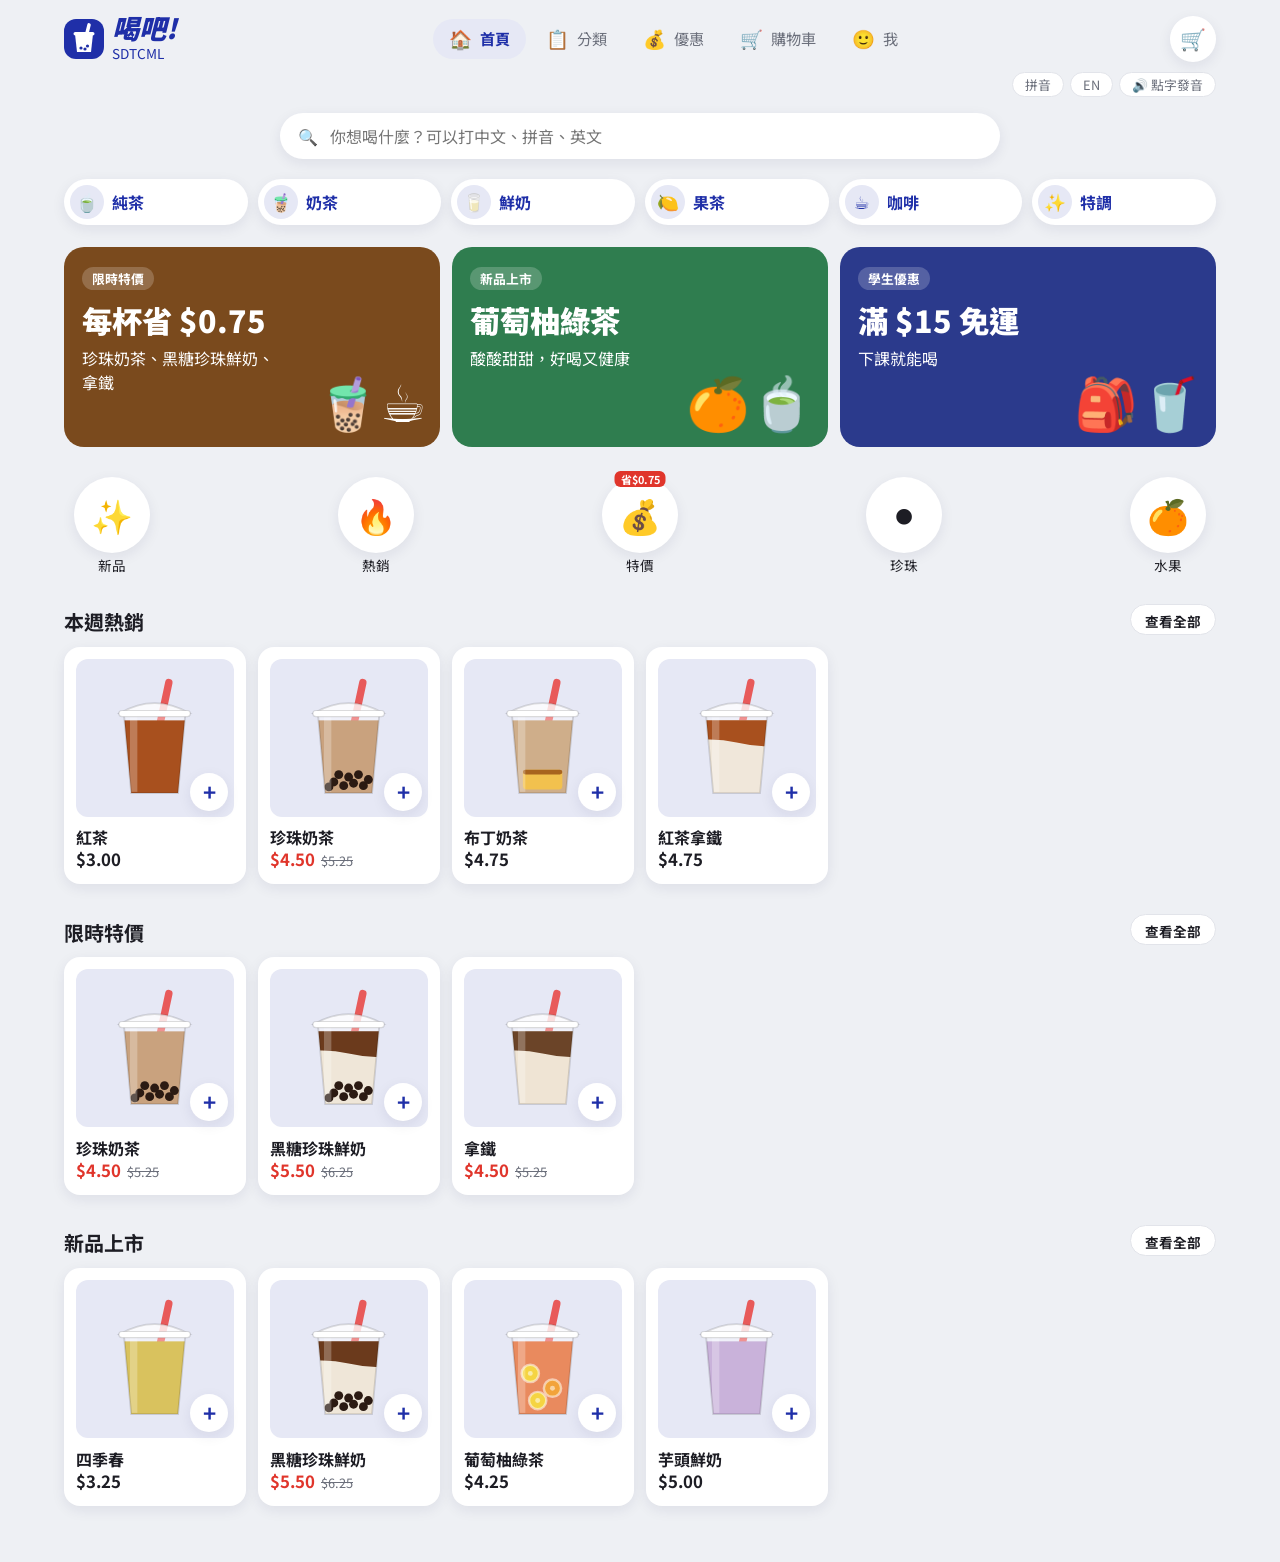
<file: drink-shop/index.html>
<!DOCTYPE html>
<html lang="zh-Hant">
<head>
<meta charset="utf-8">
<meta name="viewport" content="width=device-width, initial-scale=1">
<title>喝吧! 飲料店</title>
<link rel="preconnect" href="https://fonts.googleapis.com">
<link href="https://fonts.googleapis.com/css2?family=Noto+Sans+TC:wght@400;500;700;900&display=swap" rel="stylesheet">
<link rel="stylesheet" href="style.css">
</head>
<body>
<div class="app">

  <header class="head">
    <!-- ① 頂部：Logo、購物車 -->
    <div class="topbar">
      <a class="brand" href="#/">
        <svg class="mark" viewBox="0 0 40 40" aria-hidden="true">
          <rect width="40" height="40" rx="12" fill="var(--brand)"/>
          <rect x="22" y="4" width="3.5" height="14" rx="1.75" transform="rotate(14 24 11)" fill="#fff"/>
          <path d="M11 15 H29 L27 33 H13 Z" fill="#fff"/>
          <rect x="9.5" y="13" width="21" height="3.5" rx="1.75" fill="#fff"/>
          <circle cx="17" cy="29" r="1.6" fill="var(--brand)"/><circle cx="21" cy="30" r="1.6" fill="var(--brand)"/><circle cx="23.5" cy="27" r="1.6" fill="var(--brand)"/>
        </svg>
        <span><span class="logo" id="shopName"></span><span class="slogan" id="shopSlogan"></span></span>
      </a>
      <!-- ③ 導覽列：手機在底部，電腦在上方 -->
      <nav class="tabbar" id="tabbar"></nav>
      <a class="cart-btn" href="#/cart" aria-label="購物車">🛒<span class="badge" id="cartCount" hidden></span></a>
    </div>
    <!-- 學習工具：拼音、英文、點字發音 -->
    <div class="learnbar">
      <button data-learn="py">拼音</button>
      <button data-learn="en">EN</button>
      <button data-learn="speak">🔊 點字發音</button>
    </div>
  </header>

  <!-- ② 頁面內容：依網址 #/... 切換 -->
  <main id="view"></main>

  <div class="toast" id="toast"></div>
</div>

<script src="data.js"></script>
<script src="common.js"></script>
<script src="app.js"></script>
</body>
</html>
</file>
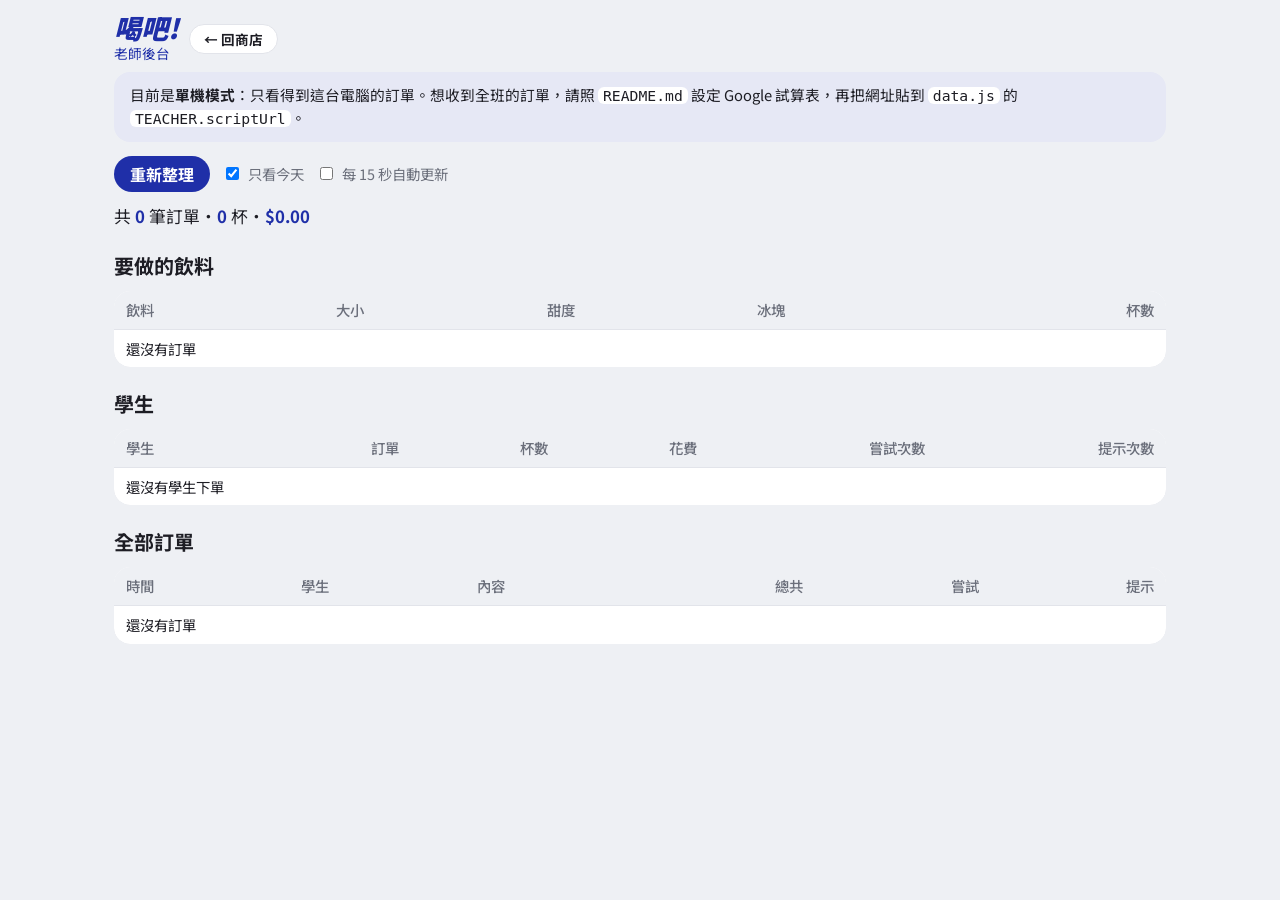
<file: drink-shop/teacher.html>
<!DOCTYPE html>
<html lang="zh-Hant">
<head>
<meta charset="utf-8">
<meta name="viewport" content="width=device-width, initial-scale=1">
<title>老師後台</title>
<link rel="preconnect" href="https://fonts.googleapis.com">
<link href="https://fonts.googleapis.com/css2?family=Noto+Sans+TC:wght@400;500;700;900&display=swap" rel="stylesheet">
<link rel="stylesheet" href="style.css">
</head>
<body class="teacher">
<div class="app">
  <header class="head">
    <div class="topbar">
      <div class="brand"><span><span class="logo" id="shopName"></span><span class="slogan">老師後台</span></span></div>
      <a class="more" href="index.html">← 回商店</a>
    </div>
  </header>

  <main>
    <div class="info-box" id="mode"></div>

    <div class="toolbar">
      <span id="keyBox"><input type="password" id="key" placeholder="老師密碼" autocomplete="current-password"></span>
      <button class="btn" id="refresh">重新整理</button>
      <label><input type="checkbox" id="today" checked> 只看今天</label>
      <label><input type="checkbox" id="auto"> 每 15 秒自動更新</label>
    </div>

    <p class="totals" id="totals"></p>

    <div class="sec-head"><h2>要做的飲料</h2></div>
    <div class="table-wrap"><table id="drinks"></table></div>

    <div class="sec-head"><h2>學生</h2></div>
    <div class="table-wrap"><table id="students"></table></div>

    <div class="sec-head"><h2>全部訂單</h2></div>
    <div class="table-wrap"><table id="orders"></table></div>
  </main>
</div>

<script src="data.js"></script>
<script src="common.js"></script>
<script src="teacher.js"></script>
</body>
</html>
</file>
<file: drink-shop/style.css>
/* 主題顏色 --theme 由 data.js 的 SHOP.color 或「我」頁面設定，其他顏色自動算出來 */
:root{
  --theme:#1f2fa8;
  --bg:#eef0f4; --card:#ffffff; --ink:#1d1d24; --muted:#6b6f7b; --line:#e2e4ea;
  --brand:var(--theme); --on-brand:#fff;
  --brand-soft:color-mix(in srgb, var(--theme) 11%, #fff);
  --sale:#e0352b; --ok:#2f7d4f; --ok-soft:#dcefe2; --bad:#c0392b; --bad-soft:#f8dcd8; --warn:#9a6a00;
  --straw:#e85a5a;
  --shadow:0 4px 14px rgba(20,30,80,.08);
}
@media (prefers-color-scheme: dark){ :root:not([data-theme="light"]){
  --bg:#15161b; --card:#22242c; --ink:#ecedf2; --muted:#9a9eab; --line:#33363f;
  --brand:color-mix(in srgb, var(--theme) 50%, #fff); --on-brand:#15161b;
  --brand-soft:color-mix(in srgb, var(--theme) 30%, #15161b);
  --sale:#ff6b60; --ok:#6cc68f; --ok-soft:#1f3527; --bad:#f08070; --bad-soft:#3d2320; --warn:#e2b34a;
  --shadow:0 4px 14px rgba(0,0,0,.35);
}}
:root[data-theme="dark"]{
  --bg:#15161b; --card:#22242c; --ink:#ecedf2; --muted:#9a9eab; --line:#33363f;
  --brand:color-mix(in srgb, var(--theme) 50%, #fff); --on-brand:#15161b;
  --brand-soft:color-mix(in srgb, var(--theme) 30%, #15161b);
  --sale:#ff6b60; --ok:#6cc68f; --ok-soft:#1f3527; --bad:#f08070; --bad-soft:#3d2320; --warn:#e2b34a;
  --shadow:0 4px 14px rgba(0,0,0,.35);
}
*{box-sizing:border-box}
body{margin:0;background:var(--bg);color:var(--ink);font-family:"Noto Sans TC",system-ui,sans-serif;line-height:1.5}
a{color:inherit;text-decoration:none}
button,input{font:inherit;color:inherit}
button{cursor:pointer}

/* 外框：手機全寬，電腦最寬 1200px 置中（下面有電腦版的 @media） */
.app{max-width:1200px;margin:0 auto;min-height:100vh;padding-bottom:104px;position:relative}

/* ① 頂部 */
.head{position:sticky;top:0;z-index:10;background:var(--bg);padding:12px 16px 8px}
.topbar{display:flex;align-items:center;gap:10px}
.brand{flex:1;min-width:0;display:flex;align-items:center;gap:8px}
.brand .mark{width:40px;height:40px;flex:none}
.logo{display:block;font-size:1.7rem;font-weight:900;font-style:italic;color:var(--brand);line-height:1}
.slogan{display:block;font-size:.85rem;color:var(--brand);margin-top:2px}
.cart-btn{position:relative;width:46px;height:46px;flex:none;border-radius:50%;background:var(--card);box-shadow:var(--shadow);display:grid;place-items:center;font-size:1.3rem}
.badge[hidden]{display:none}
.badge{position:absolute;top:-4px;right:-4px;background:var(--sale);color:#fff;font-size:.7rem;font-weight:700;min-width:20px;height:20px;border-radius:10px;display:grid;place-items:center;padding:0 5px}

/* 學習工具列 */
.learnbar{display:flex;justify-content:flex-end;gap:6px;margin-top:8px}
.learnbar button{border:1px solid var(--line);background:var(--card);border-radius:999px;padding:2px 12px;font-size:.8rem;color:var(--muted)}
.learnbar button.on{background:var(--brand);border-color:var(--brand);color:var(--on-brand);font-weight:700}

/* 中文 + 拼音 + 英文（.t） */
.t{display:inline-flex;flex-direction:column;line-height:1.25;vertical-align:middle}
.t small{display:none;font-size:.68em;font-weight:500;opacity:.75}
.t .py{font-family:system-ui,-apple-system,"Segoe UI",Roboto,sans-serif}
.show-py .t .py, .show-en .t .en{display:block}
.speak .t .zh{text-decoration:underline dotted;text-underline-offset:3px;cursor:pointer}

main{padding:0 16px}

/* 搜尋 */
.search{display:flex;align-items:center;gap:10px;background:var(--card);border-radius:999px;box-shadow:var(--shadow);padding:10px 18px;margin:4px 0 14px}
.search input{flex:1;border:0;outline:0;background:none;font-size:1rem;min-width:0}

/* 分類膠囊：兩排、可左右滑 */
.chips{display:grid;grid-auto-flow:column;grid-template-rows:repeat(2,auto);gap:10px;overflow-x:auto;margin:0 -16px;padding:2px 16px 8px;scrollbar-width:none}
.chips::-webkit-scrollbar{display:none}
.chip{display:flex;align-items:center;gap:8px;background:var(--card);border-radius:999px;box-shadow:var(--shadow);padding:6px 16px 6px 6px;white-space:nowrap;font-weight:700;color:var(--brand)}
.chip i{font-style:normal;width:34px;height:34px;flex:none;border-radius:50%;background:var(--brand-soft);display:grid;place-items:center;font-size:1.1rem}

/* 輪播廣告 */
.banners{display:flex;gap:12px;overflow-x:auto;scroll-snap-type:x mandatory;margin:10px -16px 0;padding:4px 16px 8px;scrollbar-width:none}
.banners::-webkit-scrollbar{display:none}
.banner{flex:0 0 88%;scroll-snap-align:center;border-radius:20px;color:#fff;padding:18px;min-height:170px;position:relative;overflow:hidden}
.banner .tag{display:inline-block;background:rgba(255,255,255,.2);border-radius:999px;padding:2px 10px;font-size:.8rem;font-weight:700}
.banner .big{font-size:1.9rem;font-weight:900;margin:8px 0 2px}
.banner .emo{position:absolute;right:14px;bottom:8px;font-size:3.2rem}
.banner .sub{max-width:62%;word-break:keep-all}
.dots{display:flex;justify-content:center;gap:6px;margin-top:2px}
.dots b{width:6px;height:6px;border-radius:3px;background:var(--line)}
.dots b.on{width:16px;background:var(--brand)}

/* 圓形快捷入口 */
.shortcuts{display:flex;gap:14px;overflow-x:auto;margin:14px -16px 0;padding:8px 16px;scrollbar-width:none}
.shortcuts::-webkit-scrollbar{display:none}
.sc{flex:none;width:72px;display:flex;flex-direction:column;align-items:center;text-align:center;font-size:.85rem;position:relative}
.sc .t{align-items:center}
.sc i{font-style:normal;width:64px;height:64px;margin-bottom:4px;border-radius:50%;background:var(--card);box-shadow:var(--shadow);display:grid;place-items:center;font-size:1.8rem}
.sc em{position:absolute;top:-6px;left:50%;transform:translateX(-50%);background:var(--sale);color:#fff;font-style:normal;font-size:.68rem;font-weight:700;border-radius:6px;padding:0 6px;white-space:nowrap}

/* 商品區塊 */
.sec-head{display:flex;align-items:center;justify-content:space-between;gap:10px;margin:22px 0 10px}
.sec-head h2{font-size:1.25rem;margin:0}
.more{border:1px solid var(--line);background:var(--card);border-radius:999px;padding:4px 14px;font-size:.85rem;font-weight:700;text-align:center}
.row{display:flex;gap:12px;overflow-x:auto;margin:0 -16px;padding:2px 16px 8px;scrollbar-width:none}
.row::-webkit-scrollbar{display:none}
.row .card{flex:0 0 136px}
.grid{display:grid;grid-template-columns:repeat(2,1fr);gap:12px}

.card{background:var(--card);border-radius:16px;box-shadow:var(--shadow);padding:10px;display:flex;flex-direction:column}
.pic{position:relative;border-radius:12px;background:var(--brand-soft);display:grid;place-items:center;overflow:hidden}
.pic .cup{width:78%;height:auto}
.pic img{width:100%;height:100%;object-fit:cover}
.card .pic{aspect-ratio:1;overflow:visible}
.card .nm{font-weight:700;margin-top:6px;font-size:.95rem}
.price{display:flex;align-items:baseline;gap:6px}
.price b{font-size:1.05rem}
.price s{color:var(--muted);font-size:.8rem}
.price.sale b{color:var(--sale)}
.add{position:absolute;right:6px;bottom:6px;width:38px;height:38px;border-radius:50%;border:0;background:var(--card);box-shadow:var(--shadow);color:var(--brand);font-size:1.4rem;font-weight:700;display:grid;place-items:center}

/* 一般頁面 */
.page-title{font-size:1.4rem;margin:6px 0 14px}
.empty{text-align:center;color:var(--muted);padding:40px 0}
.empty div{font-size:3rem}
.note{color:var(--muted);font-size:.9rem;margin:-6px 0 12px}

/* 分類頁：左側分類、右側商品 */
.cat-layout{display:grid;grid-template-columns:84px 1fr;gap:12px}
.cat-side{display:flex;flex-direction:column;gap:6px}
.cat-side a{display:flex;flex-direction:column;align-items:center;text-align:center;padding:8px 4px;border-radius:12px;font-size:.85rem}
.cat-side a > span{font-size:1.4rem}
.cat-side a.on{background:var(--card);box-shadow:var(--shadow);color:var(--brand);font-weight:700}

/* 商品詳細頁 */
.detail .hero{aspect-ratio:4/3;border-radius:20px}
.detail .hero .cup{width:55%}
.title-row{display:flex;align-items:center;gap:10px;margin:14px 0 2px}
.title-row h1{font-size:1.5rem;margin:0}
.speak-btn,.round{width:40px;height:40px;flex:none;border-radius:50%;border:0;background:var(--brand-soft);font-size:1.1rem;display:grid;place-items:center}
.opt h3{font-size:1rem;margin:16px 0 8px}
.pills{display:flex;flex-wrap:wrap;gap:8px}
.pills button{border:1px solid var(--line);background:var(--card);border-radius:999px;padding:6px 14px;display:flex;align-items:center;gap:4px}
.pills button.on{background:var(--brand);border-color:var(--brand);color:var(--on-brand)}
.qty{display:inline-flex;align-items:center;gap:12px;background:var(--card);border-radius:999px;box-shadow:var(--shadow);padding:4px;flex:none}
.qty button{width:32px;height:32px;border-radius:50%;border:0;background:var(--brand-soft);color:var(--brand);font-weight:700}
.buybar{display:flex;align-items:center;gap:12px;margin-top:22px}
.btn{border:0;border-radius:999px;padding:12px 20px;font-weight:700;background:var(--brand);color:var(--on-brand);flex:1;text-align:center;display:inline-flex;justify-content:center;align-items:center}
.btn.ghost{background:var(--card);color:var(--brand);box-shadow:var(--shadow)}
.btn.block{display:flex;width:100%;margin-top:10px}
.btn .t{align-items:center}

/* 購物車 */
.line{display:flex;gap:12px;align-items:center;background:var(--card);border-radius:16px;box-shadow:var(--shadow);padding:10px;margin-bottom:10px}
.line .pic{width:60px;height:60px;flex:none}
.line .info{flex:1;min-width:0}
.line .info small{color:var(--muted);display:block}
.line .info small .t{vertical-align:top}
.summary{background:var(--card);border-radius:16px;box-shadow:var(--shadow);padding:14px;margin-top:14px}
.summary p{display:flex;justify-content:space-between;align-items:center;margin:4px 0}
.summary .total{font-size:1.15rem;font-weight:900}
.summary .note{margin:8px 0 0;text-align:center;color:var(--bad)}

/* 結帳：用中文點飲料 */
.namebox{display:flex;align-items:center;gap:10px;background:var(--card);border-radius:16px;box-shadow:var(--shadow);padding:10px 14px;margin-bottom:12px}
.namebox span{font-weight:700;white-space:nowrap}
.namebox input{flex:1;min-width:0;border:1px solid var(--line);border-radius:10px;padding:6px 10px;background:var(--bg)}
.namebox.flat{flex:1;min-width:0;box-shadow:none;padding:0;margin:0;background:none}
.practice{background:var(--card);border-radius:16px;box-shadow:var(--shadow);padding:12px;margin-bottom:12px;border:2px solid transparent}
.practice.done{border-color:var(--ok)}
.cue{display:flex;gap:12px;align-items:center}
.cue .pic{width:72px;height:72px;flex:none}
.cue-tags{display:flex;flex-wrap:wrap;gap:6px;align-items:center}
.cue-tags span{background:var(--brand-soft);border-radius:999px;padding:2px 10px;font-weight:700}
.cue-tags .big{font-size:1.2rem}
.answer-row{display:flex;gap:8px;margin-top:10px}
.say-input{flex:1;min-width:0;border:1px solid var(--line);border-radius:12px;padding:8px 12px;background:var(--bg);font-size:1.05rem}
.answer-row .btn{flex:none;padding:8px 16px}
.round.rec{background:var(--bad);animation:pulse 1s infinite}
@keyframes pulse{50%{box-shadow:0 0 0 6px var(--bad-soft)}}
.feedback{display:flex;flex-wrap:wrap;gap:6px;margin-top:8px}
.feedback:empty{display:none}
.feedback span{border-radius:999px;padding:1px 10px;font-size:.85rem;font-weight:700}
.feedback .ok{color:var(--ok);background:var(--ok-soft)}
.feedback .bad{color:var(--bad);background:var(--bad-soft)}
.feedback b.ok{background:none;color:var(--ok)}
.hints{display:flex;flex-wrap:wrap;gap:6px;margin-top:10px}
.hints button{border:1px dashed var(--line);background:none;border-radius:999px;padding:2px 10px;font-size:.8rem;color:var(--muted)}
.practice.done .hints,.practice.done .answer-row .btn,.practice.done .round{display:none}
.hint-out div{margin-top:6px;padding:6px 10px;border-radius:10px;background:var(--bg);font-size:.95rem}

/* 我的 */
.profile{display:flex;align-items:center;gap:14px;background:var(--card);border-radius:20px;box-shadow:var(--shadow);padding:16px}
.profile .avatar{width:56px;height:56px;flex:none;border-radius:50%;background:var(--brand-soft);display:grid;place-items:center;font-size:1.8rem}
.menu{background:var(--card);border-radius:16px;box-shadow:var(--shadow);margin-top:14px;overflow:hidden}
.menu > a,.menu > div{display:flex;justify-content:space-between;gap:10px;padding:14px 16px;border-bottom:1px solid var(--line)}
.menu > :last-child{border-bottom:0}
.order small{display:block;color:var(--muted);font-size:.82rem}
.order small.ok{color:var(--ok)}
.order small.warn{color:var(--warn)}
.link{border:0;background:none;padding:0;color:var(--brand);text-decoration:underline;font-size:inherit}
.swatches{display:flex;flex-wrap:wrap;gap:10px}
.swatches button{display:flex;flex-direction:column;align-items:center;gap:4px;border:0;background:none;font-size:.8rem;color:var(--muted)}
.swatches i{width:40px;height:40px;border-radius:50%;background:var(--c);box-shadow:var(--shadow)}

/* ③ 底部導覽列 */
.tabbar{position:fixed;left:50%;bottom:12px;transform:translateX(-50%);width:calc(100% - 24px);max-width:456px;z-index:20;display:flex;background:var(--card);border-radius:28px;box-shadow:0 6px 24px rgba(20,30,80,.18);padding:6px}
.tabbar a{flex:1;display:flex;flex-direction:column;align-items:center;font-size:.75rem;color:var(--muted);border-radius:22px;padding:4px 0}
.tabbar a .ic{font-size:1.25rem;line-height:1.3}
.tabbar .t{align-items:center;text-align:center}
.tabbar a.on{background:var(--brand-soft);color:var(--brand);font-weight:700}

.toast{position:fixed;left:50%;bottom:100px;transform:translateX(-50%);background:var(--ink);color:var(--bg);padding:8px 18px;border-radius:999px;font-size:.9rem;opacity:0;pointer-events:none;transition:opacity .2s;z-index:30;width:max-content;max-width:calc(100% - 32px);text-align:center}
.toast.show{opacity:1}

/* 老師後台 */
.teacher .app{max-width:1100px;padding-bottom:40px}
.teacher table{width:100%;border-collapse:collapse;background:var(--card);border-radius:16px;box-shadow:var(--shadow);overflow:hidden;font-size:.9rem}
.teacher th,.teacher td{padding:8px 12px;border-bottom:1px solid var(--line);text-align:left;vertical-align:top}
.teacher th{color:var(--muted);font-weight:500;background:var(--bg)}
.teacher td.num,.teacher th.num{text-align:right;font-variant-numeric:tabular-nums}
.teacher tr:last-child td{border-bottom:0}
.table-wrap{overflow-x:auto;border-radius:16px}
.toolbar{display:flex;flex-wrap:wrap;gap:8px 12px;align-items:center;margin-bottom:12px}
.toolbar input[type=password]{border:1px solid var(--line);border-radius:10px;padding:6px 10px;background:var(--card);width:140px}
.toolbar .btn{flex:none;padding:6px 16px}
.toolbar label{display:flex;align-items:center;gap:6px;font-size:.9rem;color:var(--muted)}
.info-box{background:var(--brand-soft);border-radius:16px;padding:12px 16px;margin-bottom:14px;font-size:.92rem}
.info-box code{background:var(--card);border-radius:6px;padding:0 5px}
.totals{font-size:1.05rem;margin:0 0 12px}
.totals b{color:var(--brand)}

/* ===== 平板（600px 以上）：商品變三欄 ===== */
@media (min-width:600px){
  .grid{grid-template-columns:repeat(3,1fr)}
  .banner{flex-basis:60%}
  .row .card{flex-basis:160px}
}

/* ===== 電腦（900px 以上）：導覽列移到上方、內容分兩欄 ===== */
@media (min-width:900px){
  .app{padding-bottom:48px}
  .head{padding:14px 24px 8px}
  main{padding:0 24px}
  .brand{flex:none}

  /* 導覽列放進頂部 */
  .tabbar{position:static;transform:none;width:auto;max-width:none;flex:1;justify-content:center;gap:4px;background:none;box-shadow:none;padding:0}
  .tabbar a{flex:none;flex-direction:row;gap:8px;padding:8px 16px;font-size:.95rem}
  .tabbar a .ic{font-size:1.15rem}
  .tabbar .t{align-items:flex-start;text-align:left}
  .toast{bottom:32px}

  /* 首頁 */
  .search{max-width:720px;margin:8px auto 18px}
  .chips{grid-auto-flow:row;grid-template-rows:none;grid-template-columns:repeat(auto-fill,minmax(160px,1fr));overflow:visible;margin:0;padding:2px 0 8px}
  .banners{overflow:visible;margin:14px 0 0;padding:0}
  .banner{flex:1 1 0;min-height:200px}
  .dots{display:none}
  .shortcuts{justify-content:space-between;overflow:visible;margin:22px 0 0;padding:8px 0}
  .sc{width:96px}
  .sc i{width:76px;height:76px;font-size:2.1rem}
  .row{display:grid;grid-template-columns:repeat(auto-fill,minmax(180px,1fr));overflow:visible;margin:0;padding:2px 0 8px}
  .grid{grid-template-columns:repeat(auto-fill,minmax(180px,1fr));gap:16px}
  .card{padding:12px}
  .card .nm{font-size:1rem}

  /* 分類頁：左側選單變寬 */
  .cat-layout{grid-template-columns:200px 1fr;gap:24px}
  .cat-side{position:sticky;top:120px;align-self:start}
  .cat-side a{flex-direction:row;gap:10px;padding:10px 14px;text-align:left;font-size:1rem}

  /* 商品頁：左圖右文 */
  .detail{display:grid;grid-template-columns:minmax(0,1fr) minmax(0,1fr);gap:40px;align-items:start;margin-top:10px}
  .detail .hero{aspect-ratio:1;position:sticky;top:120px}
  .detail .title-row{margin-top:0}
  .detail .title-row h1{font-size:2rem}
  .buybar{max-width:480px}

  /* 購物車、結帳：左邊內容、右邊金額 */
  .split{display:grid;grid-template-columns:minmax(0,1fr) 360px;gap:24px;align-items:start}
  .split-side{position:sticky;top:120px}
  .split-side.summary,.split-side .summary{margin-top:0}
  .split-main > :last-child{margin-bottom:0}

  /* 我的：左邊個人資料和外觀、右邊訂單 */
  .me-grid{display:grid;grid-template-columns:340px minmax(0,1fr);grid-template-rows:auto 1fr;gap:0 24px;align-items:start}
  .me-orders{grid-column:2;grid-row:1 / span 2}
  .me-orders .sec-head{margin-top:0}
  .me-look .sec-head{margin-top:22px}
}
</file>
